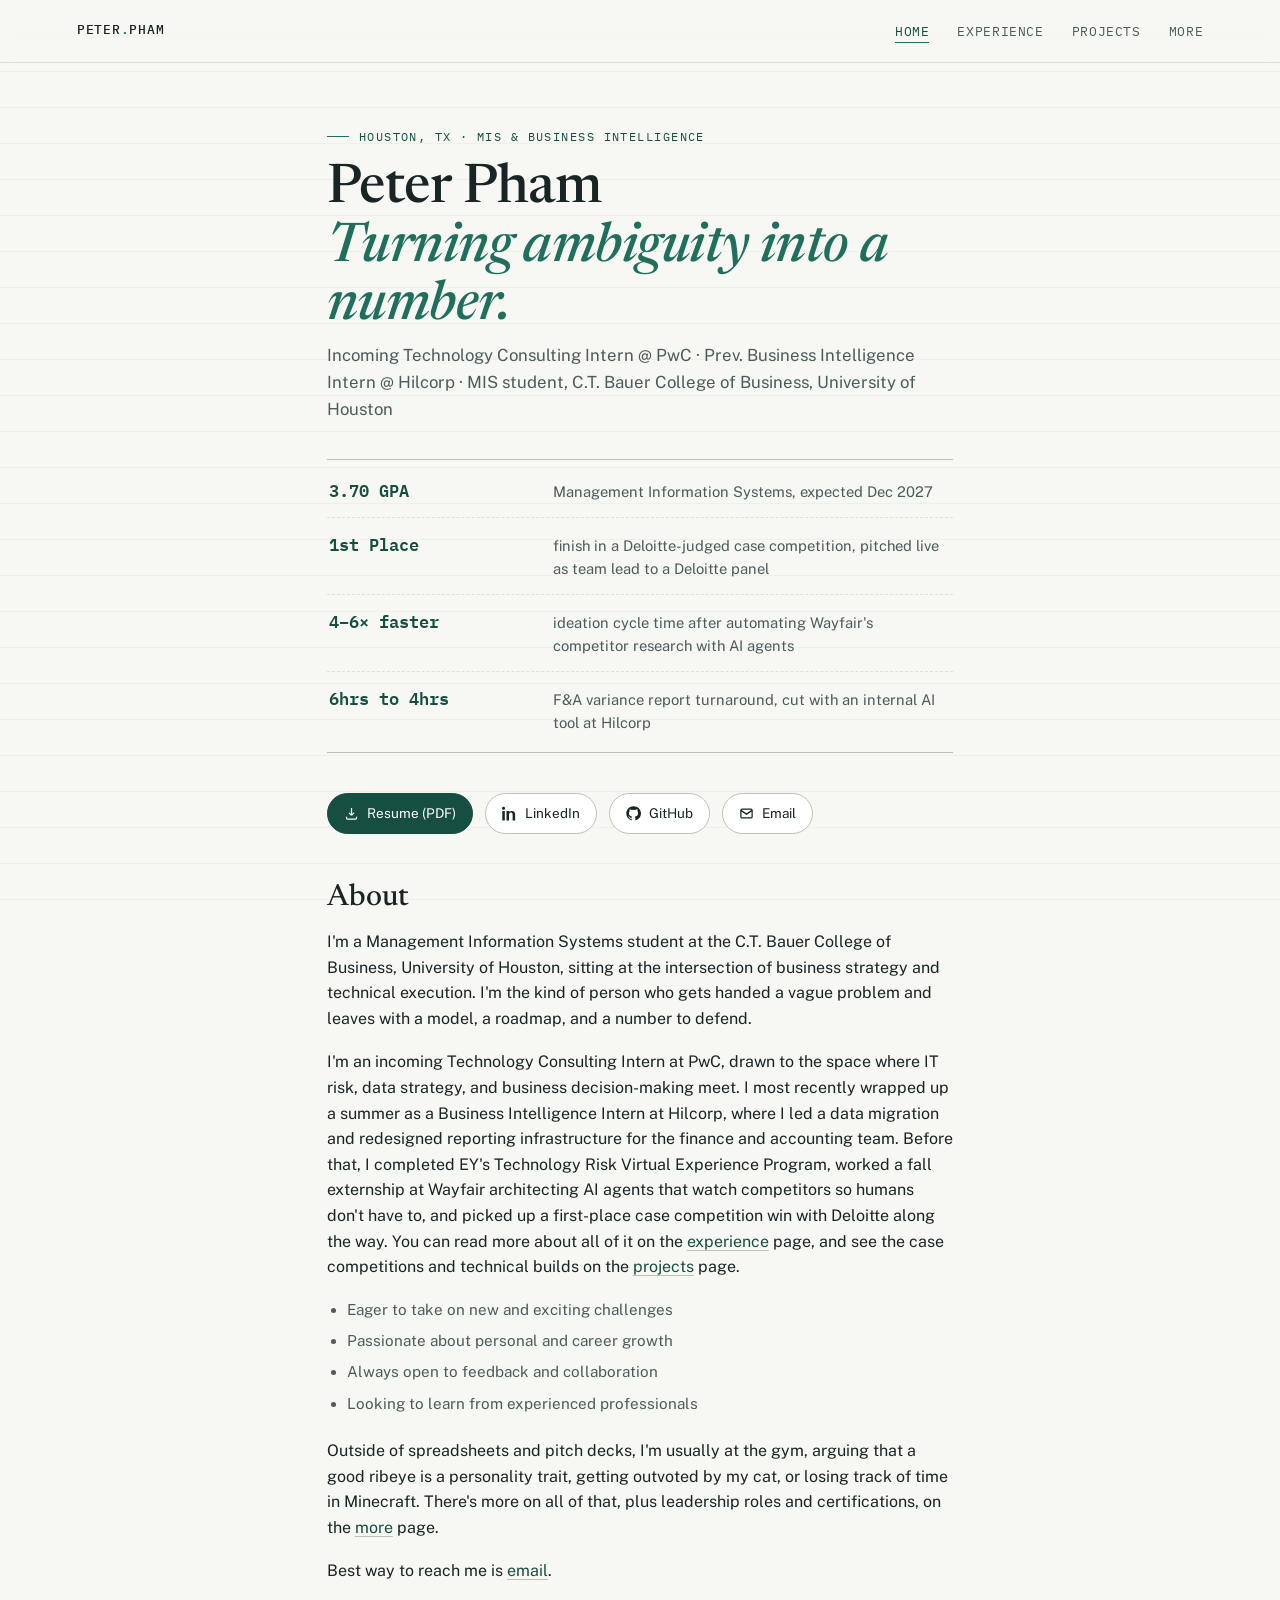
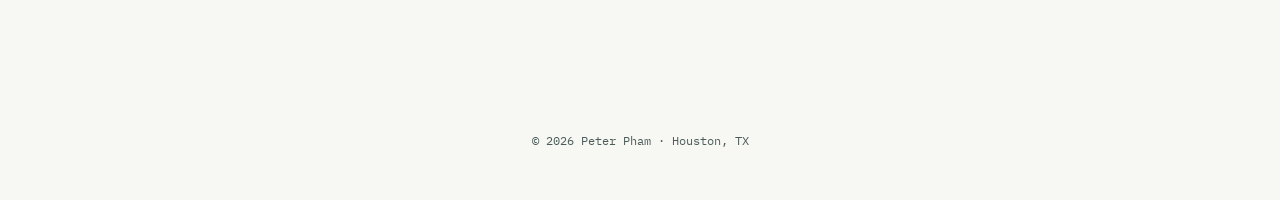
<file: index.html>
<!DOCTYPE html>
<html lang="en">
<head>
  <meta charset="UTF-8" />
  <meta name="viewport" content="width=device-width, initial-scale=1.0" />
  <title>Peter Pham</title>
  <meta name="description" content="Peter Pham: Incoming Technology Consulting Intern @ PwC, MIS student at C.T. Bauer College of Business. Case competition wins, IT risk, and data strategy work, plus a past internship at Hilcorp." />

  <meta property="og:type" content="website" />
  <meta property="og:url" content="https://peterqpham.com/" />
  <meta property="og:title" content="Peter Pham: Incoming Technology Consulting Intern @ PwC" />
  <meta property="og:description" content="Incoming Technology Consulting Intern @ PwC and MIS student at C.T. Bauer College of Business. Case competition wins, IT risk, and data strategy work, plus a past internship at Hilcorp." />
  <meta property="og:image" content="https://peterqpham.com/images/og-image.png" />
  <meta property="og:image:width" content="2400" />
  <meta property="og:image:height" content="1260" />

  <meta name="twitter:card" content="summary_large_image" />
  <meta name="twitter:title" content="Peter Pham: Incoming Technology Consulting Intern @ PwC" />
  <meta name="twitter:description" content="Incoming Technology Consulting Intern @ PwC and MIS student at C.T. Bauer College of Business." />
  <meta name="twitter:image" content="https://peterqpham.com/images/og-image.png" />

  <link rel="stylesheet" href="style.css" />
</head>
<body>

  <nav class="navbar">
    <a href="index.html" class="brand">PETER<span>.</span>PHAM</a>
    <ul class="navlinks">
      <li><a href="index.html" class="active">Home</a></li>
      <li><a href="experience.html">Experience</a></li>
      <li><a href="projects.html">Projects</a></li>
      <li><a href="more.html">More</a></li>
    </ul>
  </nav>

  <main>
    <p class="eyebrow">Houston, TX · MIS &amp; Business Intelligence</p>
    <h1 class="headline">Peter Pham<br /><em>Turning ambiguity into a number.</em></h1>
    <p class="role-line">Incoming Technology Consulting Intern @ PwC · Prev. Business Intelligence Intern @ Hilcorp · MIS student, C.T. Bauer College of Business, University of Houston</p>

    <div class="ledger">
      <div class="ledger-row">
        <span class="ledger-num">3.70 GPA</span>
        <span class="ledger-label">Management Information Systems, expected Dec 2027</span>
      </div>
      <div class="ledger-row">
        <span class="ledger-num">1st Place</span>
        <span class="ledger-label">finish in a Deloitte-judged case competition, pitched live as team lead to a Deloitte panel</span>
      </div>
      <div class="ledger-row">
        <span class="ledger-num">4&ndash;6&times; faster</span>
        <span class="ledger-label">ideation cycle time after automating Wayfair's competitor research with AI agents</span>
      </div>
      <div class="ledger-row">
        <span class="ledger-num">6hrs to 4hrs</span>
        <span class="ledger-label">F&amp;A variance report turnaround, cut with an internal AI tool at Hilcorp</span>
      </div>
    </div>

    <div class="contact-row">
      <a class="pill resume" href="documents/Peter_Pham_Resume.pdf" target="_blank" rel="noopener">
        <svg viewBox="0 0 24 24" fill="none" stroke="currentColor" stroke-width="2"><path d="M12 3v12m0 0l-4-4m4 4l4-4M4 17v2a2 2 0 002 2h12a2 2 0 002-2v-2"/></svg>
        Resume (PDF)
      </a>
      <a class="pill" href="https://www.linkedin.com/in/peterqpham/" target="_blank" rel="noopener">
        <svg viewBox="0 0 24 24" fill="currentColor"><path d="M4.98 3.5C4.98 4.88 3.94 6 2.5 6S0 4.88 0 3.5 1.06 1 2.5 1s2.48 1.12 2.48 2.5zM.5 8h4V23h-4V8zm7.5 0h3.8v2.05h.05c.53-1 1.83-2.05 3.77-2.05C19.9 8 21 10.2 21 14.1V23h-4v-8.1c0-1.93-.03-4.4-2.68-4.4-2.68 0-3.09 2.1-3.09 4.27V23h-4V8z"/></svg>
        LinkedIn
      </a>
      <a class="pill" href="https://github.com/peter4400" target="_blank" rel="noopener">
        <svg viewBox="0 0 24 24" fill="currentColor"><path d="M12 .5C5.65.5.5 5.65.5 12c0 5.09 3.29 9.4 7.86 10.93.58.11.79-.25.79-.56 0-.28-.01-1.02-.02-2-3.2.7-3.88-1.54-3.88-1.54-.53-1.33-1.29-1.69-1.29-1.69-1.05-.72.08-.7.08-.7 1.16.08 1.77 1.19 1.77 1.19 1.03 1.77 2.7 1.26 3.36.96.1-.75.4-1.26.73-1.55-2.55-.29-5.24-1.28-5.24-5.68 0-1.26.45-2.28 1.19-3.09-.12-.29-.52-1.46.11-3.05 0 0 .97-.31 3.18 1.18a11 11 0 015.79 0c2.2-1.49 3.17-1.18 3.17-1.18.63 1.59.23 2.76.11 3.05.74.81 1.19 1.83 1.19 3.09 0 4.41-2.69 5.38-5.25 5.67.41.36.78 1.07.78 2.16 0 1.56-.01 2.82-.01 3.2 0 .31.21.68.8.56C20.71 21.39 24 17.08 24 12c0-6.35-5.15-11.5-12-11.5z"/></svg>
        GitHub
      </a>
      <a class="pill" href="https://mail.google.com/mail/?view=cm&fs=1&to=peter.pham2022@gmail.com" target="_blank" rel="noopener">
        <svg viewBox="0 0 24 24" fill="none" stroke="currentColor" stroke-width="2"><rect x="3" y="5" width="18" height="14" rx="2"/><path d="M3 7l9 6 9-6"/></svg>
        Email
      </a>
    </div>

    <h2 class="section-title">About</h2>
    <div class="prose">
      <p>
        I'm a Management Information Systems student at the C.T. Bauer College of Business,
        University of Houston, sitting at the intersection of business strategy and technical
        execution. I'm the kind of person who gets handed a vague problem and leaves with a
        model, a roadmap, and a number to defend.
      </p>
      <p>
        I'm an incoming Technology Consulting Intern at PwC, drawn to the space where IT risk, data strategy,
        and business decision-making meet. I most recently wrapped up a summer as a Business
        Intelligence Intern at Hilcorp, where I led a data migration and redesigned reporting
        infrastructure for the finance and accounting team. Before that, I completed EY's Technology Risk
        Virtual Experience Program, worked a fall externship at Wayfair architecting AI agents
        that watch competitors so humans don't have to, and picked up a first-place case
        competition win with Deloitte along the way. You can read more about all of it on the
        <a href="experience.html">experience</a> page, and see the case competitions and
        technical builds on the <a href="projects.html">projects</a> page.
      </p>
      <ul>
        <li>Eager to take on new and exciting challenges</li>
        <li>Passionate about personal and career growth</li>
        <li>Always open to feedback and collaboration</li>
        <li>Looking to learn from experienced professionals</li>
      </ul>
      <p>
        Outside of spreadsheets and pitch decks, I'm usually at the gym, arguing that a good
        ribeye is a personality trait, getting outvoted by my cat, or losing track of time in
        Minecraft. There's more on all of that, plus leadership roles and certifications,
        on the <a href="more.html">more</a> page.
      </p>
      <p>
        Best way to reach me is <a href="https://mail.google.com/mail/?view=cm&fs=1&to=peter.pham2022@gmail.com" target="_blank" rel="noopener">email</a>.
      </p>
    </div>
  </main>

  <footer>&copy; 2026 Peter Pham &middot; Houston, TX</footer>

</body>
</html>
</file>
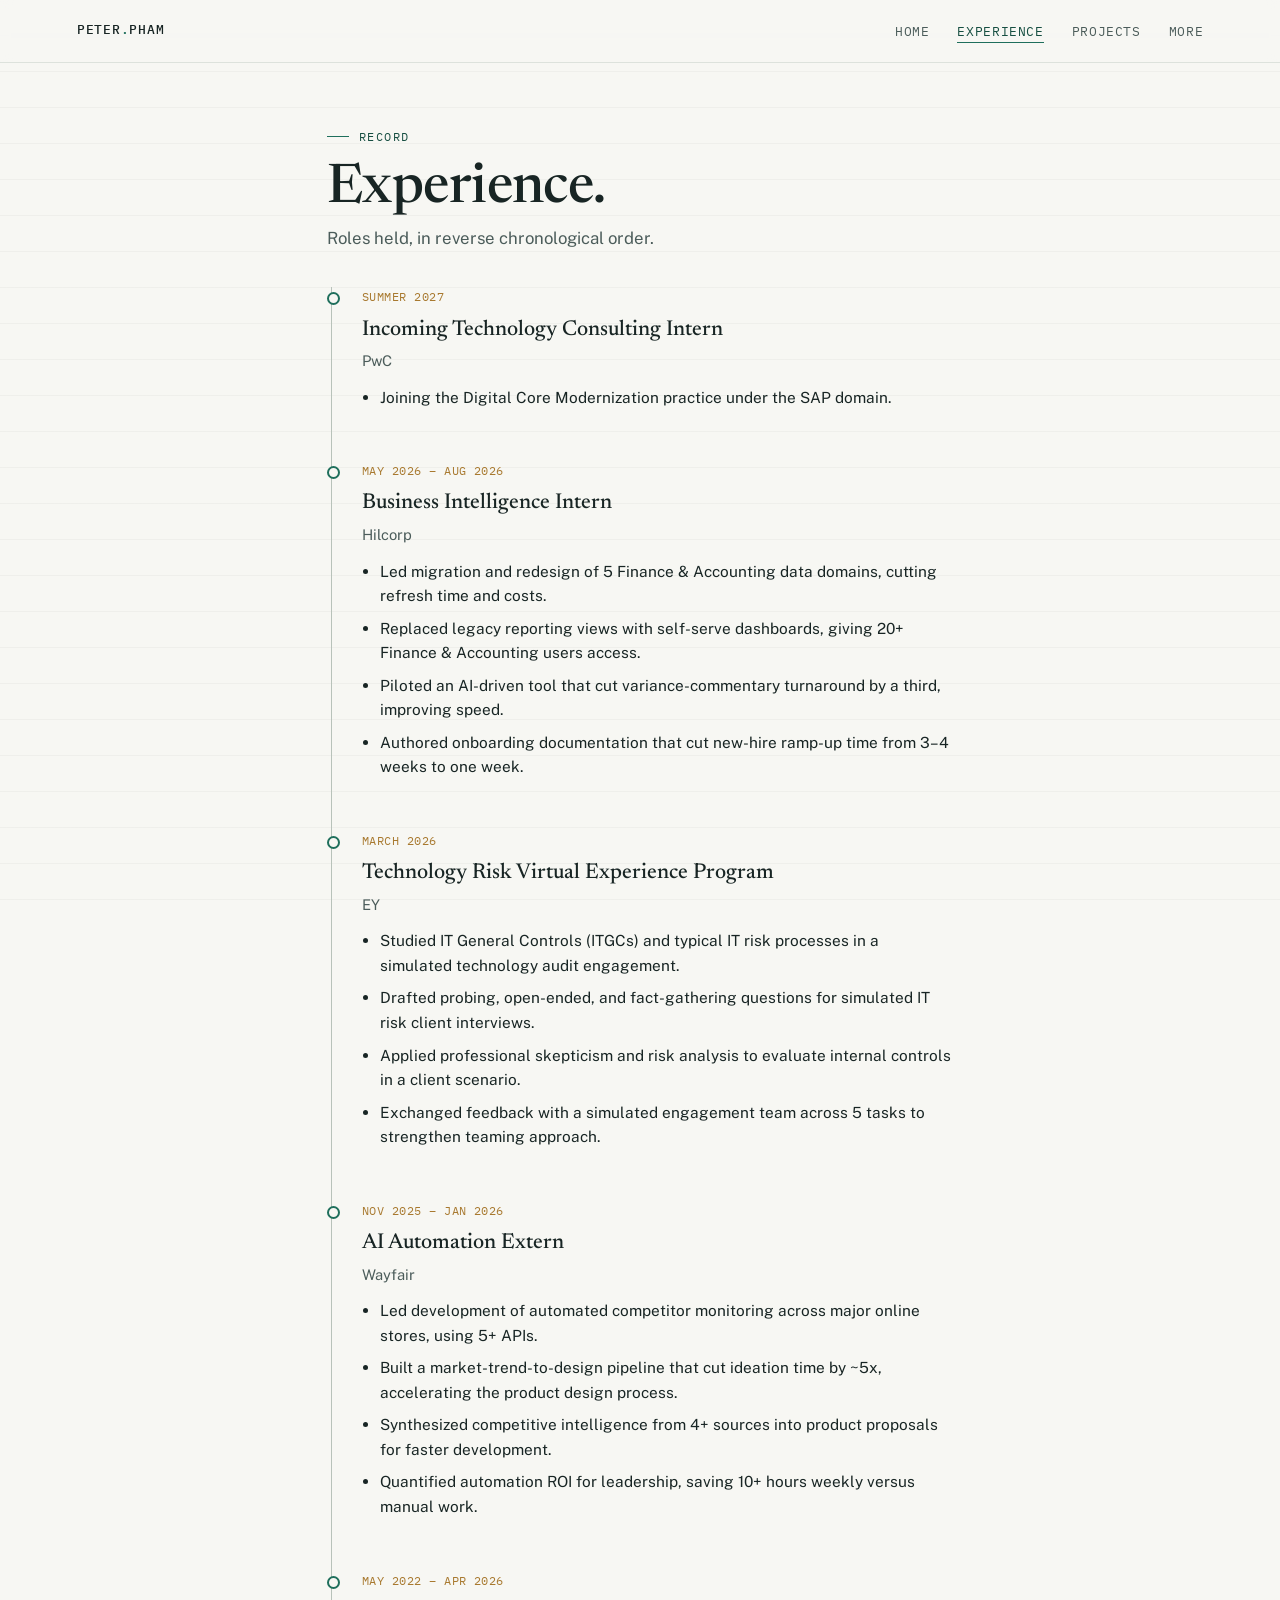
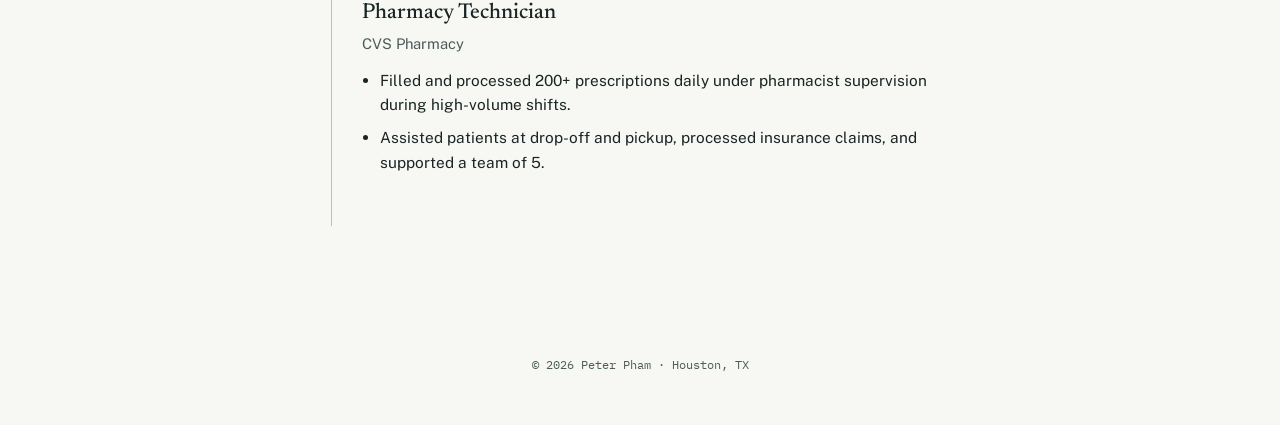
<file: experience.html>
<!DOCTYPE html>
<html lang="en">
<head>
  <meta charset="UTF-8" />
  <meta name="viewport" content="width=device-width, initial-scale=1.0" />
  <title>Experience &middot; Peter Pham</title>
  <link rel="stylesheet" href="style.css" />
</head>
<body>

  <nav class="navbar">
    <a href="index.html" class="brand">PETER<span>.</span>PHAM</a>
    <ul class="navlinks">
      <li><a href="index.html">Home</a></li>
      <li><a href="experience.html" class="active">Experience</a></li>
      <li><a href="projects.html">Projects</a></li>
      <li><a href="more.html">More</a></li>
    </ul>
  </nav>

  <main>
    <p class="eyebrow">Record</p>
    <h1 class="headline">Experience.</h1>
    <p class="role-line">Roles held, in reverse chronological order.</p>

    <div class="timeline">

      <div class="tl-item">
        <div class="tl-date">Summer 2027</div>
        <h3 class="tl-role">Incoming Technology Consulting Intern</h3>
        <p class="tl-org">PwC</p>
        <ul>
          <li>Joining the Digital Core Modernization practice under the SAP domain.</li>
        </ul>
      </div>

      <div class="tl-item">
        <div class="tl-date">May 2026 &ndash; Aug 2026</div>
        <h3 class="tl-role">Business Intelligence Intern</h3>
        <p class="tl-org">Hilcorp</p>
        <ul>
          <li>Led migration and redesign of 5 Finance &amp; Accounting data domains, cutting refresh time and costs.</li>
          <li>Replaced legacy reporting views with self-serve dashboards, giving 20+ Finance &amp; Accounting users access.</li>
          <li>Piloted an AI-driven tool that cut variance-commentary turnaround by a third, improving speed.</li>
          <li>Authored onboarding documentation that cut new-hire ramp-up time from 3&ndash;4 weeks to one week.</li>
        </ul>
      </div>

      <div class="tl-item">
        <div class="tl-date">March 2026</div>
        <h3 class="tl-role">Technology Risk Virtual Experience Program</h3>
        <p class="tl-org">EY</p>
        <ul>
          <li>Studied IT General Controls (ITGCs) and typical IT risk processes in a simulated technology audit engagement.</li>
          <li>Drafted probing, open-ended, and fact-gathering questions for simulated IT risk client interviews.</li>
          <li>Applied professional skepticism and risk analysis to evaluate internal controls in a client scenario.</li>
          <li>Exchanged feedback with a simulated engagement team across 5 tasks to strengthen teaming approach.</li>
        </ul>
      </div>

      <div class="tl-item">
        <div class="tl-date">Nov 2025 &ndash; Jan 2026</div>
        <h3 class="tl-role">AI Automation Extern</h3>
        <p class="tl-org">Wayfair</p>
        <ul>
          <li>Led development of automated competitor monitoring across major online stores, using 5+ APIs.</li>
          <li>Built a market-trend-to-design pipeline that cut ideation time by ~5x, accelerating the product design process.</li>
          <li>Synthesized competitive intelligence from 4+ sources into product proposals for faster development.</li>
          <li>Quantified automation ROI for leadership, saving 10+ hours weekly versus manual work.</li>
        </ul>
      </div>

      <div class="tl-item">
        <div class="tl-date">May 2022 &ndash; Apr 2026</div>
        <h3 class="tl-role">Pharmacy Technician</h3>
        <p class="tl-org">CVS Pharmacy</p>
        <ul>
          <li>Filled and processed 200+ prescriptions daily under pharmacist supervision during high-volume shifts.</li>
          <li>Assisted patients at drop-off and pickup, processed insurance claims, and supported a team of 5.</li>
        </ul>
      </div>

    </div>
  </main>

  <footer>&copy; 2026 Peter Pham &middot; Houston, TX</footer>

</body>
</html>
</file>
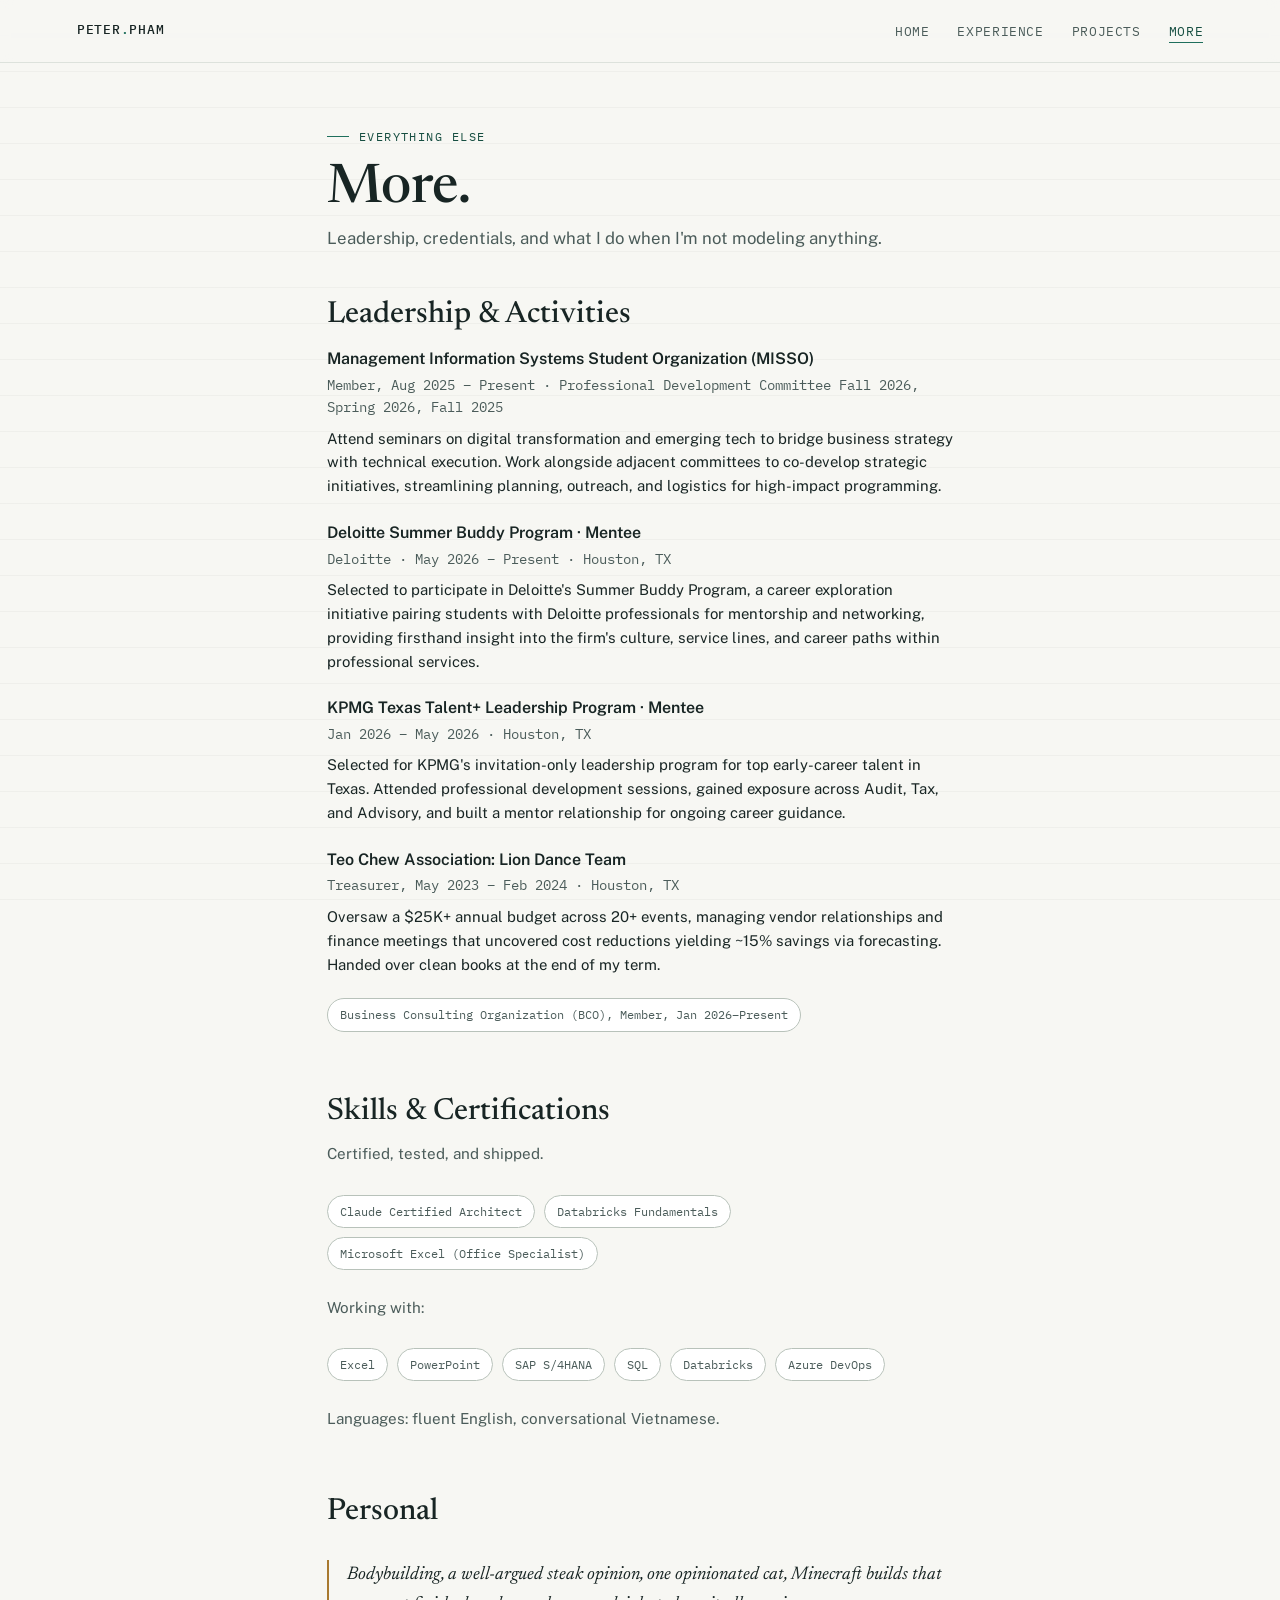
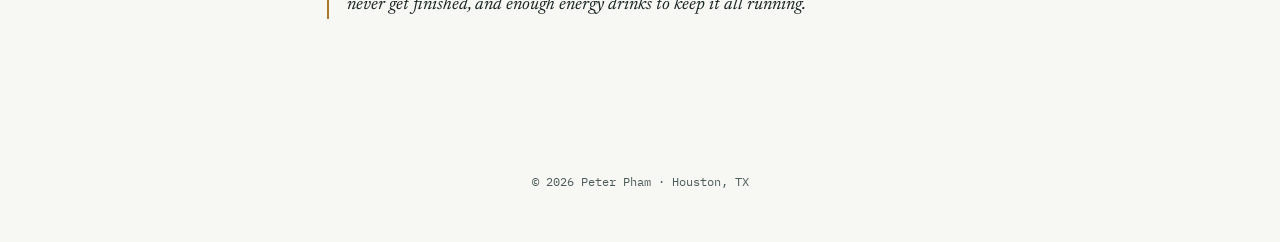
<file: more.html>
<!DOCTYPE html>
<html lang="en">
<head>
  <meta charset="UTF-8" />
  <meta name="viewport" content="width=device-width, initial-scale=1.0" />
  <title>More &middot; Peter Pham</title>
  <link rel="stylesheet" href="style.css" />
</head>
<body>

  <nav class="navbar">
    <a href="index.html" class="brand">PETER<span>.</span>PHAM</a>
    <ul class="navlinks">
      <li><a href="index.html">Home</a></li>
      <li><a href="experience.html">Experience</a></li>
      <li><a href="projects.html">Projects</a></li>
      <li><a href="more.html" class="active">More</a></li>
    </ul>
  </nav>

  <main>
    <p class="eyebrow">Everything Else</p>
    <h1 class="headline">More.</h1>
    <p class="role-line">Leadership, credentials, and what I do when I'm not modeling anything.</p>

    <h2 class="section-title">Leadership &amp; Activities</h2>

    <div class="leader-item">
      <div class="leader-role">Management Information Systems Student Organization (MISSO)</div>
      <div class="leader-org">Member, Aug 2025 &ndash; Present &middot; Professional Development Committee Fall 2026, Spring 2026, Fall 2025</div>
      <p>Attend seminars on digital transformation and emerging tech to bridge business strategy
        with technical execution. Work alongside adjacent committees to co-develop strategic
        initiatives, streamlining planning, outreach, and logistics for high-impact programming.</p>
    </div>

    <div class="leader-item">
      <div class="leader-role">Deloitte Summer Buddy Program &middot; Mentee</div>
      <div class="leader-org">Deloitte &middot; May 2026 &ndash; Present &middot; Houston, TX</div>
      <p>Selected to participate in Deloitte's Summer Buddy Program, a career exploration
        initiative pairing students with Deloitte professionals for mentorship and networking,
        providing firsthand insight into the firm's culture, service lines, and career paths
        within professional services.</p>
    </div>

    <div class="leader-item">
      <div class="leader-role">KPMG Texas Talent+ Leadership Program &middot; Mentee</div>
      <div class="leader-org">Jan 2026 &ndash; May 2026 &middot; Houston, TX</div>
      <p>Selected for KPMG's invitation-only leadership program for top early-career talent in
        Texas. Attended professional development sessions, gained exposure across Audit, Tax,
        and Advisory, and built a mentor relationship for ongoing career guidance.</p>
    </div>

    <div class="leader-item">
      <div class="leader-role">Teo Chew Association: Lion Dance Team</div>
      <div class="leader-org">Treasurer, May 2023 &ndash; Feb 2024 &middot; Houston, TX</div>
      <p>Oversaw a $25K+ annual budget across 20+ events, managing vendor relationships and
        finance meetings that uncovered cost reductions yielding ~15% savings via forecasting.
        Handed over clean books at the end of my term.</p>
    </div>

    <div class="chip-group">
      <span class="chip">Business Consulting Organization (BCO), Member, Jan 2026&ndash;Present</span>
    </div>

    <h2 class="section-title">Skills &amp; Certifications</h2>
    <p class="section-sub">Certified, tested, and shipped.</p>

    <div class="chip-group">
      <span class="chip">Claude Certified Architect</span>
      <span class="chip">Databricks Fundamentals</span>
      <span class="chip">Microsoft Excel (Office Specialist)</span>
    </div>

    <p class="section-sub" style="margin-top: 26px;">Working with:</p>
    <div class="chip-group">
      <span class="chip">Excel</span>
      <span class="chip">PowerPoint</span>
      <span class="chip">SAP S/4HANA</span>
      <span class="chip">SQL</span>
      <span class="chip">Databricks</span>
      <span class="chip">Azure DevOps</span>
    </div>

    <p class="section-sub" style="margin-top: 26px;">Languages: fluent English, conversational Vietnamese.</p>

    <h2 class="section-title">Personal</h2>
    <p class="interest-line">
      Bodybuilding, a well-argued steak opinion, one opinionated cat, Minecraft builds
      that never get finished, and enough energy drinks to keep it all running.
    </p>

  </main>

  <footer>&copy; 2026 Peter Pham &middot; Houston, TX</footer>

</body>
</html>
</file>
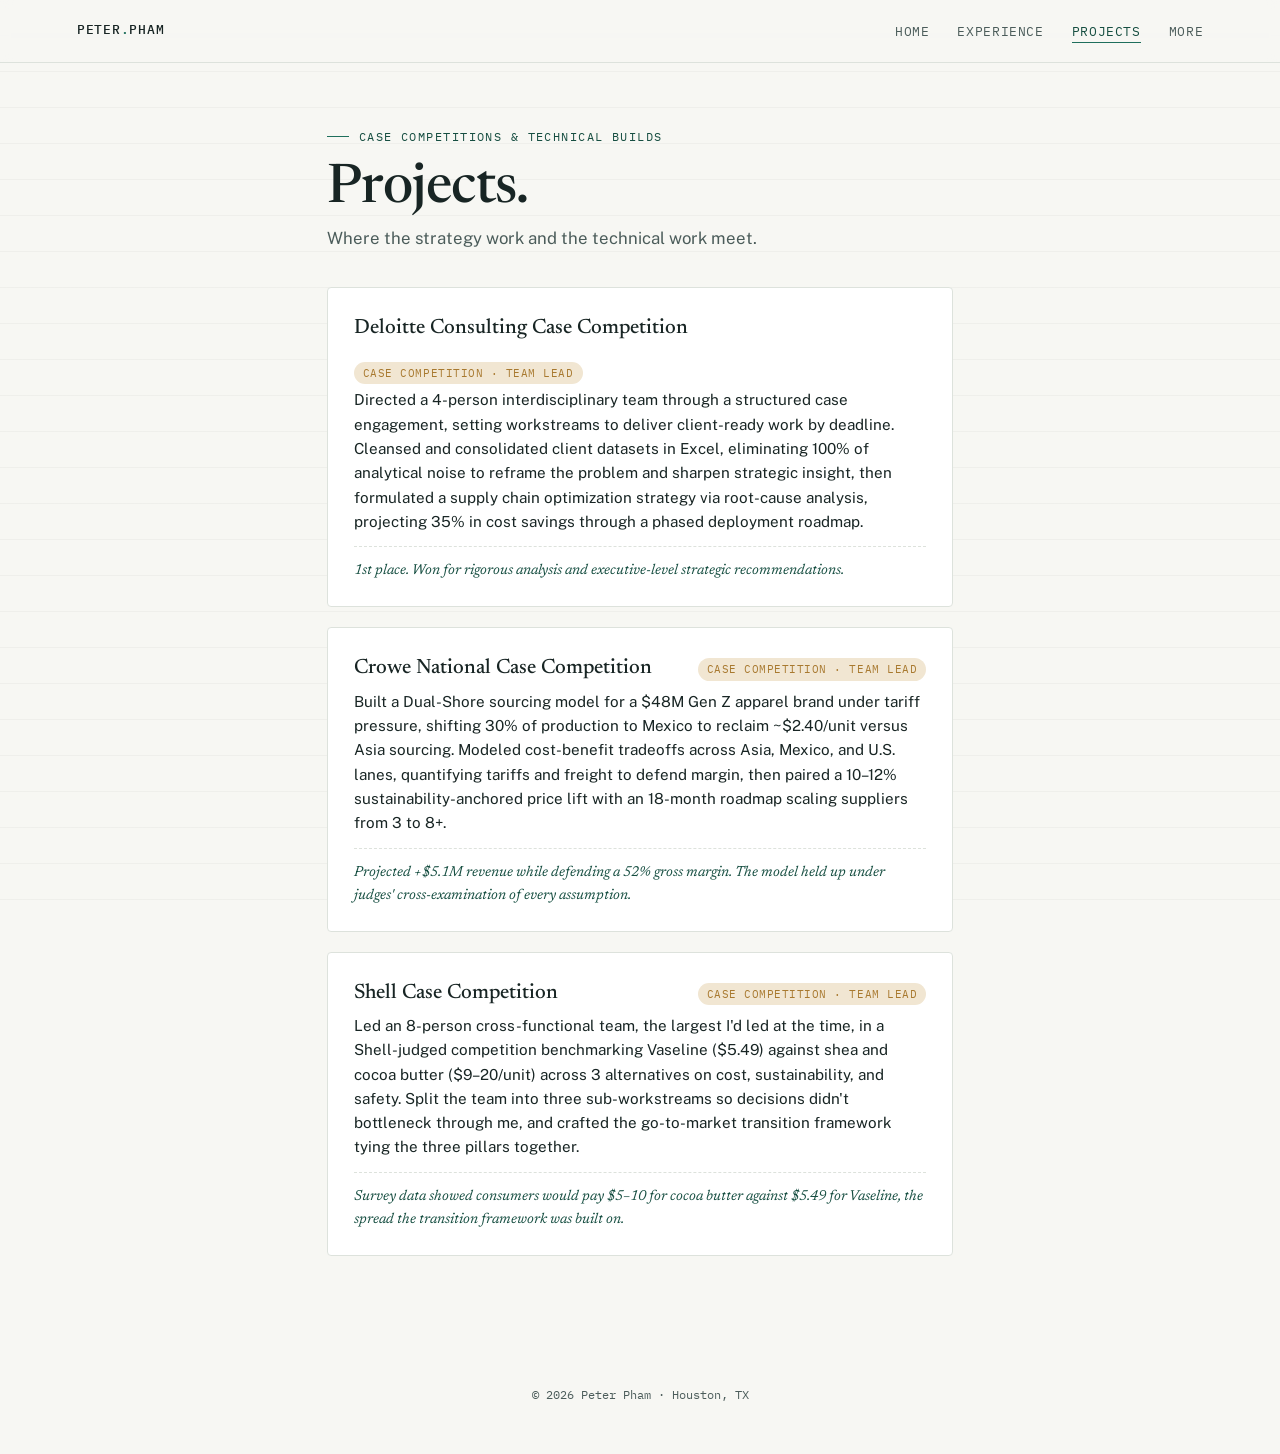
<file: projects.html>
<!DOCTYPE html>
<html lang="en">
<head>
  <meta charset="UTF-8" />
  <meta name="viewport" content="width=device-width, initial-scale=1.0" />
  <title>Projects &middot; Peter Pham</title>
  <link rel="stylesheet" href="style.css" />
</head>
<body>

  <nav class="navbar">
    <a href="index.html" class="brand">PETER<span>.</span>PHAM</a>
    <ul class="navlinks">
      <li><a href="index.html">Home</a></li>
      <li><a href="experience.html">Experience</a></li>
      <li><a href="projects.html" class="active">Projects</a></li>
      <li><a href="more.html">More</a></li>
    </ul>
  </nav>

  <main>
    <p class="eyebrow">Case Competitions &amp; Technical Builds</p>
    <h1 class="headline">Projects.</h1>
    <p class="role-line">Where the strategy work and the technical work meet.</p>

    <div class="card-grid">

      <div class="card">
        <div class="card-top">
          <h3 class="card-title">Deloitte Consulting Case Competition</h3>
          <span class="tag case">Case Competition &middot; Team Lead</span>
        </div>
        <p>Directed a 4-person interdisciplinary team through a structured case engagement, setting
          workstreams to deliver client-ready work by deadline. Cleansed and consolidated client
          datasets in Excel, eliminating 100% of analytical noise to reframe the problem and
          sharpen strategic insight, then formulated a supply chain optimization strategy via
          root-cause analysis, projecting 35% in cost savings through a phased deployment roadmap.</p>
        <div class="result">1st place. Won for rigorous analysis and executive-level strategic recommendations.</div>
      </div>

      <div class="card">
        <div class="card-top">
          <h3 class="card-title">Crowe National Case Competition</h3>
          <span class="tag case">Case Competition &middot; Team Lead</span>
        </div>
        <p>Built a Dual-Shore sourcing model for a $48M Gen Z apparel brand under tariff pressure,
          shifting 30% of production to Mexico to reclaim ~$2.40/unit versus Asia sourcing. Modeled
          cost-benefit tradeoffs across Asia, Mexico, and U.S. lanes, quantifying tariffs and freight
          to defend margin, then paired a 10&ndash;12% sustainability-anchored price lift with an
          18-month roadmap scaling suppliers from 3 to 8+.</p>
        <div class="result">Projected +$5.1M revenue while defending a 52% gross margin. The model held up under judges' cross-examination of every assumption.</div>
      </div>

      <div class="card">
        <div class="card-top">
          <h3 class="card-title">Shell Case Competition</h3>
          <span class="tag case">Case Competition &middot; Team Lead</span>
        </div>
        <p>Led an 8-person cross-functional team, the largest I'd led at the time, in a
          Shell-judged competition benchmarking Vaseline ($5.49) against shea and cocoa butter
          ($9&ndash;20/unit) across 3 alternatives on cost, sustainability, and safety. Split the
          team into three sub-workstreams so decisions didn't bottleneck through me, and crafted
          the go-to-market transition framework tying the three pillars together.</p>
        <div class="result">Survey data showed consumers would pay $5&ndash;10 for cocoa butter against $5.49 for Vaseline, the spread the transition framework was built on.</div>
      </div>

    </div>
  </main>

  <footer>&copy; 2026 Peter Pham &middot; Houston, TX</footer>

</body>
</html>
</file>
<file: style.css>
@import url('https://fonts.googleapis.com/css2?family=Newsreader:ital,opsz,wght@0,6..72,400;0,6..72,500;0,6..72,600;1,6..72,400;1,6..72,500&family=Public+Sans:wght@400;500;600;700&family=IBM+Plex+Mono:wght@400;500;600&display=swap');

:root {
  --paper: #f7f7f3;
  --surface: #ffffff;
  --ink: #182524;
  --ink-soft: #4b5c5a;
  --line: #dde2dc;
  --line-strong: #b8c2ba;
  --accent: #1f6f5c;
  --accent-dark: #164e41;
  --gold: #a8792f;
  --gold-soft: #f1e6d2;
  --radius: 4px;
  --max: 780px;
}

* { box-sizing: border-box; }

html { scroll-behavior: smooth; }

body {
  margin: 0;
  background: var(--paper);
  color: var(--ink);
  font-family: 'Public Sans', -apple-system, sans-serif;
  font-size: 16px;
  line-height: 1.6;
  -webkit-font-smoothing: antialiased;
}

/* faint ledger-rule background */
body::before {
  content: '';
  position: fixed;
  inset: 0;
  pointer-events: none;
  z-index: 0;
  background-image: repeating-linear-gradient(
    to bottom,
    transparent 0,
    transparent 35px,
    rgba(24, 37, 36, 0.035) 35px,
    rgba(24, 37, 36, 0.035) 36px
  );
}

a { color: inherit; }

.mono { font-family: 'IBM Plex Mono', monospace; }

/* ---------- NAV ---------- */
.navbar {
  position: sticky;
  top: 0;
  z-index: 20;
  display: flex;
  align-items: center;
  justify-content: space-between;
  padding: 18px 6vw;
  background: rgba(247, 247, 243, 0.9);
  backdrop-filter: blur(6px);
  border-bottom: 1px solid var(--line);
}

.navbar .brand {
  font-family: 'IBM Plex Mono', monospace;
  font-size: 13px;
  letter-spacing: 0.06em;
  color: var(--ink);
  text-decoration: none;
  font-weight: 500;
}

.navbar .brand span { color: var(--accent); }

.navlinks { display: flex; gap: 28px; list-style: none; margin: 0; padding: 0; }

.navlinks a {
  text-decoration: none;
  font-family: 'IBM Plex Mono', monospace;
  font-size: 12.5px;
  letter-spacing: 0.05em;
  text-transform: uppercase;
  color: var(--ink-soft);
  padding-bottom: 3px;
  border-bottom: 1px solid transparent;
  transition: color .15s, border-color .15s;
}

.navlinks a:hover,
.navlinks a.active {
  color: var(--accent-dark);
  border-bottom-color: var(--accent);
}

/* ---------- LAYOUT ---------- */
main {
  position: relative;
  z-index: 1;
  max-width: var(--max);
  margin: 0 auto;
  padding: 64px 6vw 100px;
}

.eyebrow {
  font-family: 'IBM Plex Mono', monospace;
  font-size: 12px;
  letter-spacing: 0.12em;
  text-transform: uppercase;
  color: var(--accent-dark);
  margin: 0 0 14px;
  display: flex;
  align-items: center;
  gap: 10px;
}

.eyebrow::before {
  content: '';
  width: 22px;
  height: 1px;
  background: var(--accent);
  display: inline-block;
}

h1.headline {
  font-family: 'Newsreader', serif;
  font-weight: 500;
  font-size: clamp(2.4rem, 5vw, 3.4rem);
  line-height: 1.08;
  margin: 0 0 6px;
  letter-spacing: -0.01em;
}

h1.headline em {
  color: var(--accent);
  font-style: italic;
}

.role-line {
  font-size: 1.05rem;
  color: var(--ink-soft);
  margin: 0 0 36px;
}

/* ---------- LEDGER STRIP (signature element) ---------- */
.ledger {
  border-top: 1px solid var(--line-strong);
  border-bottom: 1px solid var(--line-strong);
  margin: 8px 0 40px;
  padding: 4px 0;
}

.ledger-row {
  display: flex;
  align-items: baseline;
  gap: 16px;
  padding: 13px 2px;
  border-bottom: 1px dashed var(--line);
}

.ledger-row:last-child { border-bottom: none; }

.ledger-num {
  font-family: 'IBM Plex Mono', monospace;
  font-weight: 600;
  font-size: 1.05rem;
  color: var(--accent-dark);
  white-space: nowrap;
  min-width: 208px;
}

.ledger-label {
  color: var(--ink-soft);
  font-size: 0.92rem;
}

/* ---------- ABOUT PROSE ---------- */
.prose p { margin: 0 0 18px; color: var(--ink); }
.prose ul { margin: 0 0 22px; padding-left: 20px; }
.prose li { margin-bottom: 7px; color: var(--ink-soft); font-size: .95rem; }
.prose a { color: var(--accent-dark); text-decoration: underline; text-decoration-color: var(--line-strong); text-underline-offset: 3px; }
.prose a:hover { text-decoration-color: var(--accent); }

h2.section-title {
  font-family: 'Newsreader', serif;
  font-size: 1.9rem;
  font-weight: 500;
  margin: 56px 0 6px;
}

.section-title:first-of-type { margin-top: 40px; }

.section-sub { color: var(--ink-soft); font-size: .95rem; margin: 0 0 28px; }

/* ---------- CONTACT ROW ---------- */
.contact-row {
  display: flex;
  flex-wrap: wrap;
  gap: 12px;
  margin: 8px 0 4px;
}

.pill {
  display: inline-flex;
  align-items: center;
  gap: 8px;
  padding: 9px 16px;
  border: 1px solid var(--line-strong);
  border-radius: 999px;
  text-decoration: none;
  font-size: 13.5px;
  color: var(--ink);
  background: var(--surface);
  transition: border-color .15s, background .15s, color .15s;
}

.pill:hover { border-color: var(--accent); color: var(--accent-dark); background: #eef5f2; }

.pill svg { width: 15px; height: 15px; flex-shrink: 0; }

.pill.resume { background: var(--accent-dark); border-color: var(--accent-dark); color: #fff; }
.pill.resume:hover { background: var(--accent); border-color: var(--accent); color: #fff; }

/* ---------- TIMELINE (Experience) ---------- */
.timeline { border-left: 1px solid var(--line-strong); margin-left: 4px; }

.tl-item {
  position: relative;
  padding: 0 0 44px 30px;
}

.tl-item::before {
  content: '';
  position: absolute;
  left: -5px;
  top: 5px;
  width: 9px;
  height: 9px;
  border-radius: 50%;
  background: var(--paper);
  border: 2px solid var(--accent);
}

.tl-date {
  font-family: 'IBM Plex Mono', monospace;
  font-size: 12px;
  letter-spacing: 0.04em;
  color: var(--gold);
  text-transform: uppercase;
  margin-bottom: 6px;
}

.tl-role { font-family: 'Newsreader', serif; font-size: 1.35rem; font-weight: 500; margin: 0 0 2px; }
.tl-org { color: var(--ink-soft); font-size: .92rem; margin: 0 0 12px; }
.tl-item ul { margin: 0; padding-left: 18px; }
.tl-item li { margin-bottom: 8px; color: var(--ink); font-size: .96rem; }

/* ---------- CARDS (Projects) ---------- */
.card-grid { display: flex; flex-direction: column; gap: 20px; }

.card {
  background: var(--surface);
  border: 1px solid var(--line);
  border-radius: var(--radius);
  padding: 24px 26px;
}

.card-top {
  display: flex;
  justify-content: space-between;
  align-items: baseline;
  gap: 16px;
  flex-wrap: wrap;
  margin-bottom: 4px;
}

.card-title { font-family: 'Newsreader', serif; font-size: 1.3rem; font-weight: 500; margin: 0; }

.tag {
  font-family: 'IBM Plex Mono', monospace;
  font-size: 10.5px;
  letter-spacing: .05em;
  text-transform: uppercase;
  padding: 3px 9px;
  border-radius: 999px;
  white-space: nowrap;
}

.tag.case { background: var(--gold-soft); color: var(--gold); }
.tag.build { background: #e4efec; color: var(--accent-dark); }

.card-date { font-family: 'IBM Plex Mono', monospace; font-size: 11.5px; color: var(--ink-soft); margin-bottom: 12px; }
.card p { margin: 0 0 10px; font-size: .95rem; color: var(--ink); }
.card .result {
  margin-top: 12px;
  padding-top: 12px;
  border-top: 1px dashed var(--line);
  font-size: .9rem;
  color: var(--accent-dark);
  font-style: italic;
  font-family: 'Newsreader', serif;
}

.stack {
  font-family: 'IBM Plex Mono', monospace;
  font-size: 11px;
  color: var(--ink-soft);
  margin-top: 10px;
}

/* ---------- MORE PAGE ---------- */
.chip-group { display: flex; flex-wrap: wrap; gap: 9px; margin-bottom: 8px; }

.chip {
  font-family: 'IBM Plex Mono', monospace;
  font-size: 12px;
  padding: 6px 12px;
  border: 1px solid var(--line-strong);
  border-radius: 999px;
  color: var(--ink-soft);
  background: var(--surface);
}

.leader-item { margin-bottom: 22px; }
.leader-role { font-weight: 600; font-size: 1rem; margin-bottom: 2px; }
.leader-org { color: var(--ink-soft); font-size: .88rem; margin-bottom: 8px; font-family: 'IBM Plex Mono', monospace; }
.leader-item p { margin: 0; font-size: .93rem; color: var(--ink); }

.interest-line {
  font-family: 'Newsreader', serif;
  font-style: italic;
  font-size: 1.15rem;
  color: var(--ink);
  border-left: 2px solid var(--gold);
  padding-left: 18px;
  margin: 24px 0;
}

/* ---------- FOOTER ---------- */
footer {
  position: relative;
  z-index: 1;
  text-align: center;
  padding: 30px 6vw 50px;
  font-family: 'IBM Plex Mono', monospace;
  font-size: 11.5px;
  color: var(--ink-soft);
}

/* ---------- RESPONSIVE ---------- */
@media (max-width: 640px) {
  .navbar { padding: 16px 5vw; }
  .navlinks { gap: 16px; }
  main { padding: 44px 5.5vw 80px; }
  .ledger-num { min-width: 150px; font-size: .92rem; }
  .card-top { flex-direction: column; align-items: flex-start; }
}

/* focus visibility */
a:focus-visible, button:focus-visible { outline: 2px solid var(--accent); outline-offset: 2px; }

@media (prefers-reduced-motion: reduce) {
  html { scroll-behavior: auto; }
}
</file>
